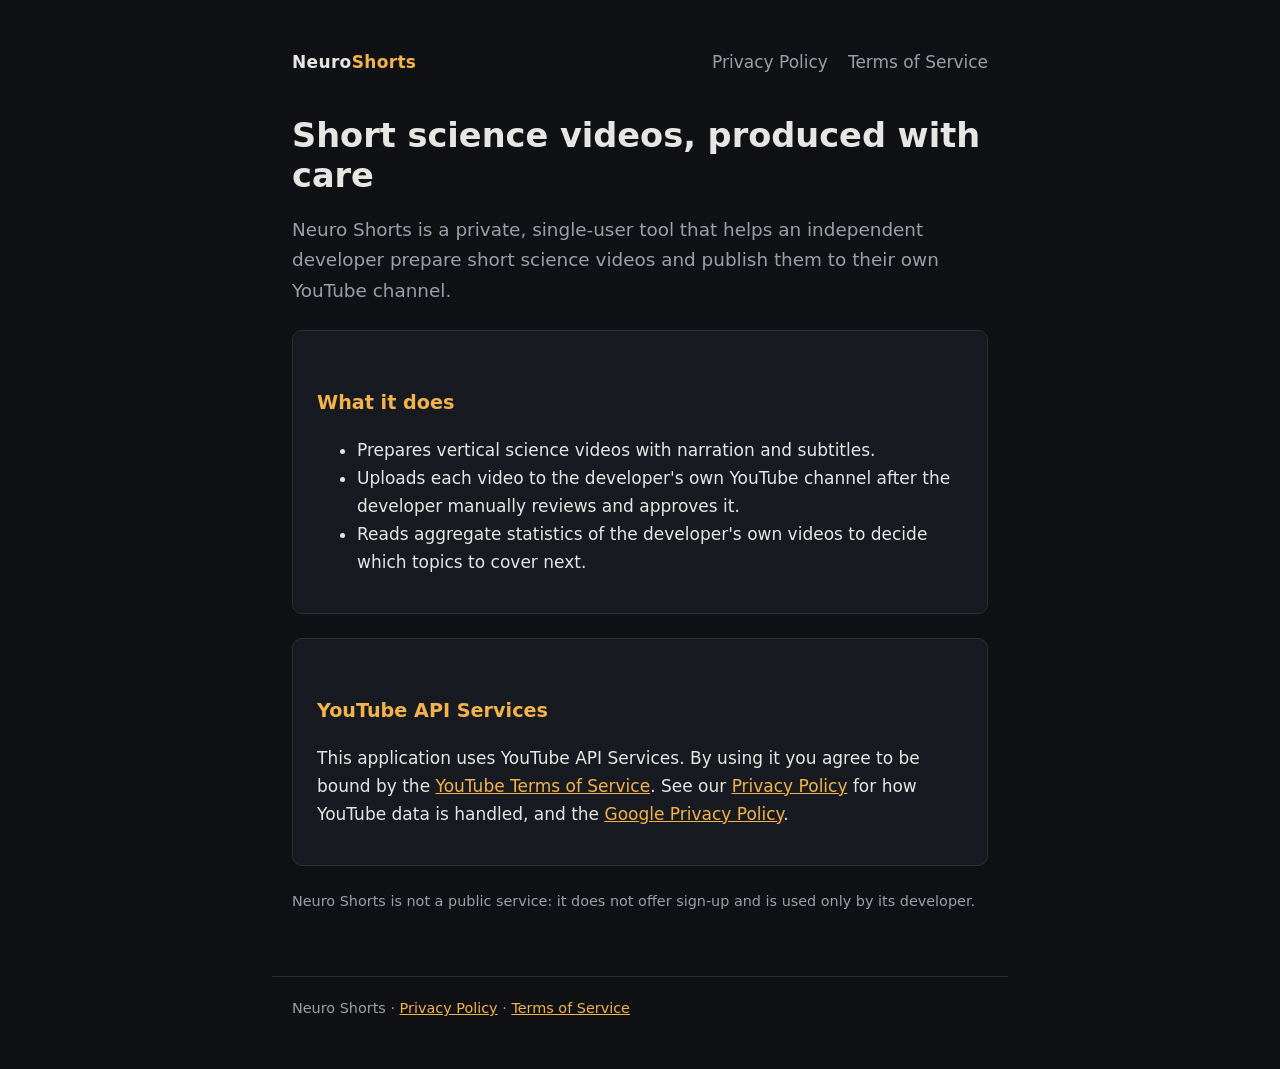
<file: index.html>
<!doctype html>
<html lang="en">
<head>
  <meta charset="utf-8">
  <meta name="viewport" content="width=device-width, initial-scale=1">
  <title>Neuro Shorts</title>
  <meta name="description" content="Neuro Shorts is a private tool for producing and publishing short science videos to the developer's own YouTube channel.">
  <link rel="stylesheet" href="style.css">
</head>
<body>
  <header>
    <a class="brand" href="index.html">Neuro<span>Shorts</span></a>
    <nav><a href="privacy.html">Privacy Policy</a><a href="terms.html">Terms of Service</a></nav>
  </header>
  <main>
    <h1>Short science videos, produced with care</h1>
    <p class="lead">Neuro Shorts is a private, single-user tool that helps an independent developer prepare short
      science videos and publish them to their own YouTube channel.</p>

    <div class="card">
      <h2>What it does</h2>
      <ul>
        <li>Prepares vertical science videos with narration and subtitles.</li>
        <li>Uploads each video to the developer's own YouTube channel after the developer manually reviews and
          approves it.</li>
        <li>Reads aggregate statistics of the developer's own videos to decide which topics to cover next.</li>
      </ul>
    </div>

    <div class="card">
      <h2>YouTube API Services</h2>
      <p>This application uses YouTube API Services. By using it you agree to be bound by the
        <a href="https://www.youtube.com/t/terms">YouTube Terms of Service</a>.
        See our <a href="privacy.html">Privacy Policy</a> for how YouTube data is handled, and the
        <a href="https://policies.google.com/privacy">Google Privacy Policy</a>.</p>
    </div>

    <p class="meta">Neuro Shorts is not a public service: it does not offer sign-up and is used only by its developer.</p>
  </main>
  <footer>Neuro Shorts · <a href="privacy.html">Privacy Policy</a> · <a href="terms.html">Terms of Service</a></footer>
</body>
</html>
</file>
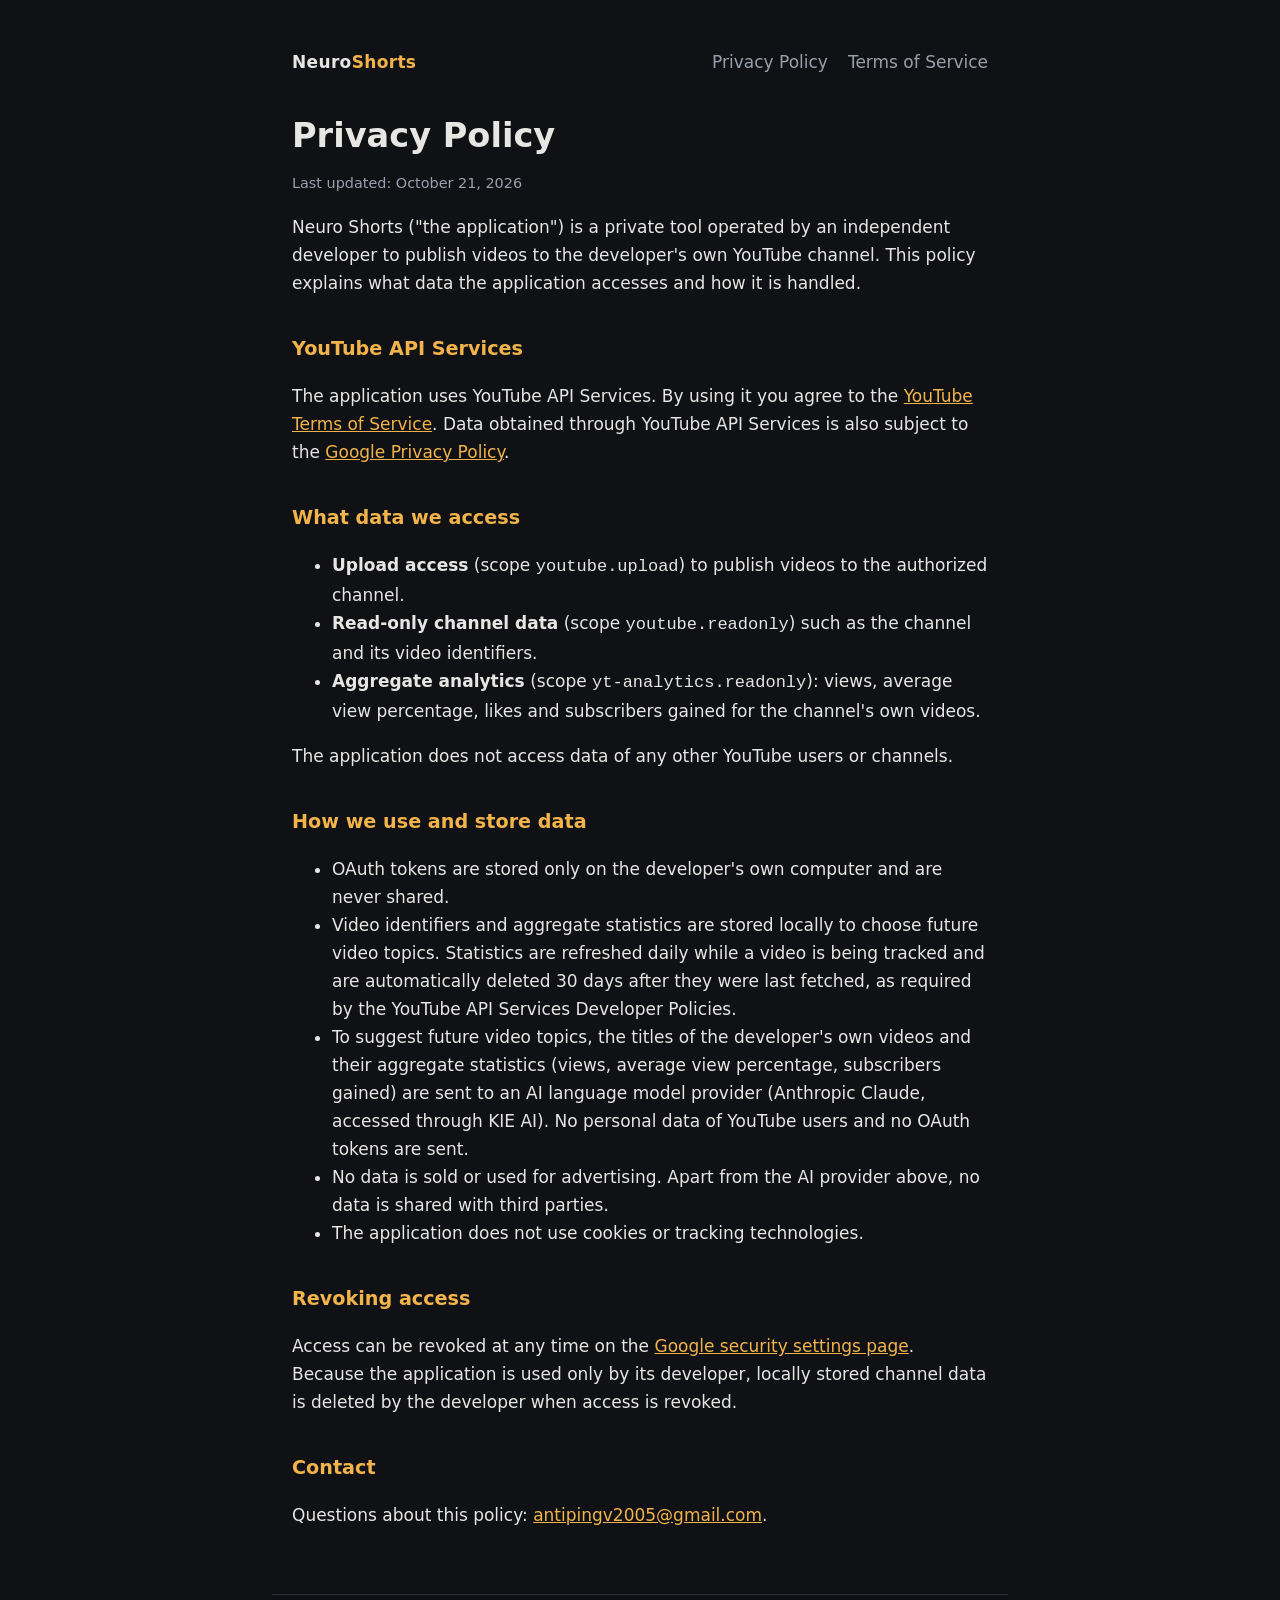
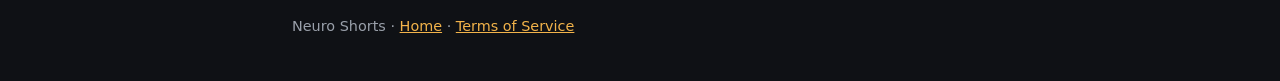
<file: privacy.html>
<!doctype html>
<html lang="en">
<head>
  <meta charset="utf-8">
  <meta name="viewport" content="width=device-width, initial-scale=1">
  <title>Privacy Policy · Neuro Shorts</title>
  <link rel="stylesheet" href="style.css">
</head>
<body>
  <header>
    <a class="brand" href="index.html">Neuro<span>Shorts</span></a>
    <nav><a href="privacy.html">Privacy Policy</a><a href="terms.html">Terms of Service</a></nav>
  </header>
  <main>
    <h1>Privacy Policy</h1>
    <p class="meta">Last updated: October 21, 2026</p>

    <p>Neuro Shorts ("the application") is a private tool operated by an independent developer to publish videos to
      the developer's own YouTube channel. This policy explains what data the application accesses and how it is
      handled.</p>

    <h2>YouTube API Services</h2>
    <p>The application uses YouTube API Services. By using it you agree to the
      <a href="https://www.youtube.com/t/terms">YouTube Terms of Service</a>. Data obtained through YouTube API
      Services is also subject to the <a href="https://policies.google.com/privacy">Google Privacy Policy</a>.</p>

    <h2>What data we access</h2>
    <ul>
      <li><strong>Upload access</strong> (scope <code>youtube.upload</code>) to publish videos to the authorized
        channel.</li>
      <li><strong>Read-only channel data</strong> (scope <code>youtube.readonly</code>) such as the channel and its
        video identifiers.</li>
      <li><strong>Aggregate analytics</strong> (scope <code>yt-analytics.readonly</code>): views, average view
        percentage, likes and subscribers gained for the channel's own videos.</li>
    </ul>
    <p>The application does not access data of any other YouTube users or channels.</p>

    <h2>How we use and store data</h2>
    <ul>
      <li>OAuth tokens are stored only on the developer's own computer and are never shared.</li>
      <li>Video identifiers and aggregate statistics are stored locally to choose future video topics. Statistics
        are refreshed daily while a video is being tracked and are automatically deleted 30 days after they were
        last fetched, as required by the YouTube API Services Developer Policies.</li>
      <li>To suggest future video topics, the titles of the developer's own videos and their aggregate statistics
        (views, average view percentage, subscribers gained) are sent to an AI language model provider (Anthropic
        Claude, accessed through KIE AI). No personal data of YouTube users and no OAuth tokens are sent.</li>
      <li>No data is sold or used for advertising. Apart from the AI provider above, no data is shared with third
        parties.</li>
      <li>The application does not use cookies or tracking technologies.</li>
    </ul>

    <h2>Revoking access</h2>
    <p>Access can be revoked at any time on the
      <a href="https://security.google.com/settings/security/permissions">Google security settings page</a>.
      Because the application is used only by its developer, locally stored channel data is deleted by the developer
      when access is revoked.</p>

    <h2>Contact</h2>
    <p>Questions about this policy: <a href="mailto:antipingv2005@gmail.com">antipingv2005@gmail.com</a>.</p>
  </main>
  <footer>Neuro Shorts · <a href="index.html">Home</a> · <a href="terms.html">Terms of Service</a></footer>
</body>
</html>
</file>
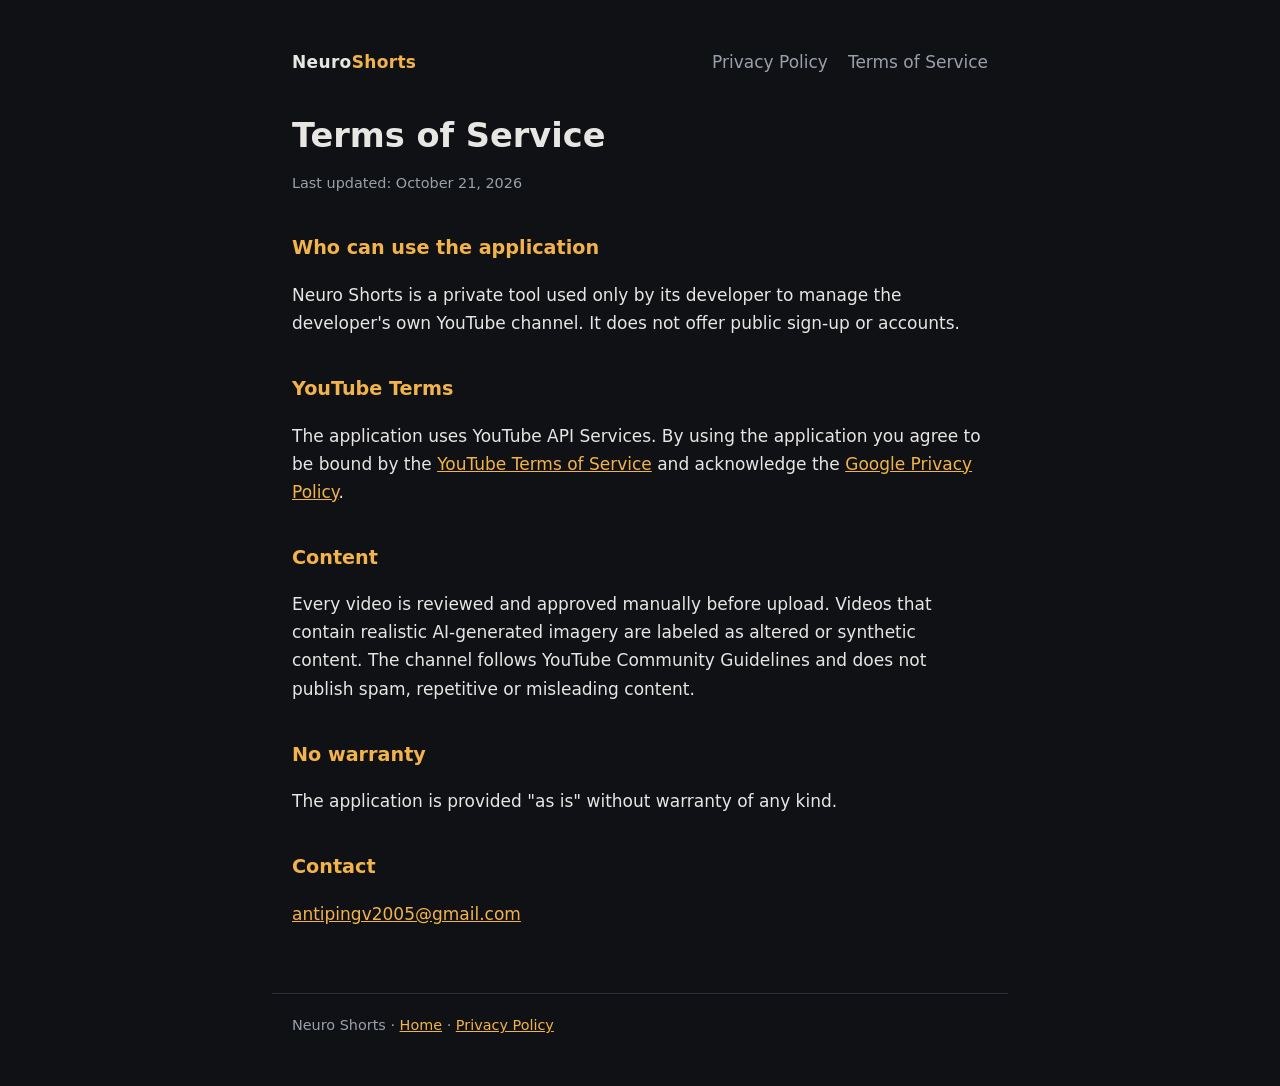
<file: terms.html>
<!doctype html>
<html lang="en">
<head>
  <meta charset="utf-8">
  <meta name="viewport" content="width=device-width, initial-scale=1">
  <title>Terms of Service · Neuro Shorts</title>
  <link rel="stylesheet" href="style.css">
</head>
<body>
  <header>
    <a class="brand" href="index.html">Neuro<span>Shorts</span></a>
    <nav><a href="privacy.html">Privacy Policy</a><a href="terms.html">Terms of Service</a></nav>
  </header>
  <main>
    <h1>Terms of Service</h1>
    <p class="meta">Last updated: October 21, 2026</p>

    <h2>Who can use the application</h2>
    <p>Neuro Shorts is a private tool used only by its developer to manage the developer's own YouTube channel. It
      does not offer public sign-up or accounts.</p>

    <h2>YouTube Terms</h2>
    <p>The application uses YouTube API Services. By using the application you agree to be bound by the
      <a href="https://www.youtube.com/t/terms">YouTube Terms of Service</a> and acknowledge the
      <a href="https://policies.google.com/privacy">Google Privacy Policy</a>.</p>

    <h2>Content</h2>
    <p>Every video is reviewed and approved manually before upload. Videos that contain realistic AI-generated
      imagery are labeled as altered or synthetic content. The channel follows YouTube Community Guidelines and does
      not publish spam, repetitive or misleading content.</p>

    <h2>No warranty</h2>
    <p>The application is provided "as is" without warranty of any kind.</p>

    <h2>Contact</h2>
    <p><a href="mailto:antipingv2005@gmail.com">antipingv2005@gmail.com</a></p>
  </main>
  <footer>Neuro Shorts · <a href="index.html">Home</a> · <a href="privacy.html">Privacy Policy</a></footer>
</body>
</html>
</file>
<file: style.css>
:root {
  --bg: #0f1115;
  --surface: #171a21;
  --text: #e8e6e3;
  --muted: #9aa0aa;
  --accent: #f2b34a;
  --line: #2a2f3a;
  --measure: 46rem;
}

* { box-sizing: border-box; }

body {
  margin: 0;
  background: var(--bg);
  color: var(--text);
  font: 17px/1.65 "Segoe UI", system-ui, -apple-system, sans-serif;
}

header, main, footer {
  max-width: var(--measure);
  margin: 0 auto;
  padding: 0 1.25rem;
}

header {
  padding-top: 3rem;
  display: flex;
  justify-content: space-between;
  align-items: baseline;
  flex-wrap: wrap;
  gap: 0.75rem;
}

.brand { font-weight: 700; letter-spacing: 0.02em; color: var(--text); text-decoration: none; }
.brand span { color: var(--accent); }

nav a { color: var(--muted); margin-left: 1.25rem; text-decoration: none; }
nav a:hover, nav a:focus-visible { color: var(--accent); }

main { padding-top: 2.5rem; padding-bottom: 3rem; }

h1 { font-size: 2.1rem; line-height: 1.2; margin: 0 0 1rem; }
h2 { font-size: 1.2rem; margin: 2.25rem 0 0.5rem; color: var(--accent); }

a { color: var(--accent); }

.lead { font-size: 1.15rem; color: var(--muted); }

.card {
  background: var(--surface);
  border: 1px solid var(--line);
  border-radius: 10px;
  padding: 1.25rem 1.5rem;
  margin: 1.5rem 0;
}

.meta { color: var(--muted); font-size: 0.9rem; }

footer {
  border-top: 1px solid var(--line);
  padding-top: 1.25rem;
  padding-bottom: 3rem;
  color: var(--muted);
  font-size: 0.9rem;
}
</file>
